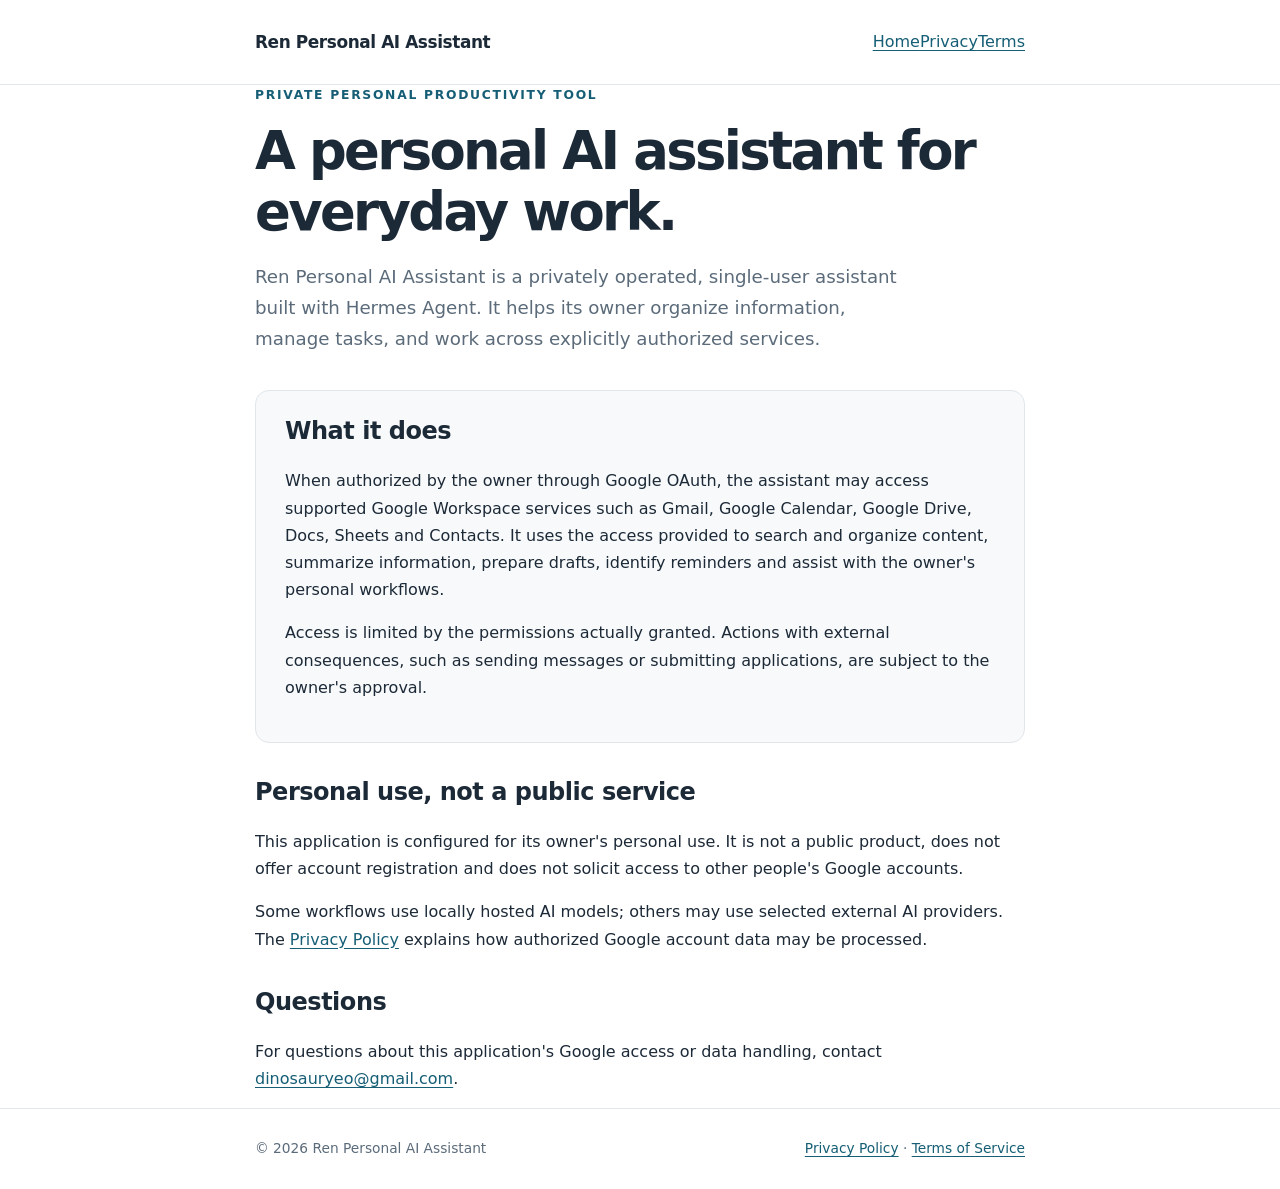
<file: index.html>
<!doctype html>
<html lang="en">
<head>
  <meta charset="utf-8">
  <meta name="viewport" content="width=device-width, initial-scale=1">
  <meta name="description" content="Information about Ren Personal AI Assistant, a private personal productivity and Google Workspace integration.">
  <title>Ren Personal AI Assistant</title>
  <link rel="stylesheet" href="style.css">
</head>
<body>
<header class="site-header"><div class="shell header-inner"><a class="brand" href="/">Ren Personal AI Assistant</a><nav aria-label="Primary navigation"><a href="/">Home</a><a href="/privacy.html">Privacy</a><a href="/terms.html">Terms</a></nav></div></header>
<main class="shell"><section class="hero"><div class="eyebrow">Private personal productivity tool</div><h1>A personal AI assistant for everyday work.</h1><p class="lead">Ren Personal AI Assistant is a privately operated, single-user assistant built with Hermes Agent. It helps its owner organize information, manage tasks, and work across explicitly authorized services.</p></section>
<section class="panel"><h2>What it does</h2><p>When authorized by the owner through Google OAuth, the assistant may access supported Google Workspace services such as Gmail, Google Calendar, Google Drive, Docs, Sheets and Contacts. It uses the access provided to search and organize content, summarize information, prepare drafts, identify reminders and assist with the owner's personal workflows.</p><p>Access is limited by the permissions actually granted. Actions with external consequences, such as sending messages or submitting applications, are subject to the owner's approval.</p></section>
<section><h2>Personal use, not a public service</h2><p>This application is configured for its owner's personal use. It is not a public product, does not offer account registration and does not solicit access to other people's Google accounts.</p><p>Some workflows use locally hosted AI models; others may use selected external AI providers. The <a href="/privacy.html">Privacy Policy</a> explains how authorized Google account data may be processed.</p></section>
<section><h2>Questions</h2><p>For questions about this application's Google access or data handling, contact <a href="mailto:dinosauryeo@gmail.com">dinosauryeo@gmail.com</a>.</p></section></main>
<footer class="site-footer"><div class="shell footer-inner"><span>© 2026 Ren Personal AI Assistant</span><span><a href="/privacy.html">Privacy Policy</a> · <a href="/terms.html">Terms of Service</a></span></div></footer>
</body></html>
</file>
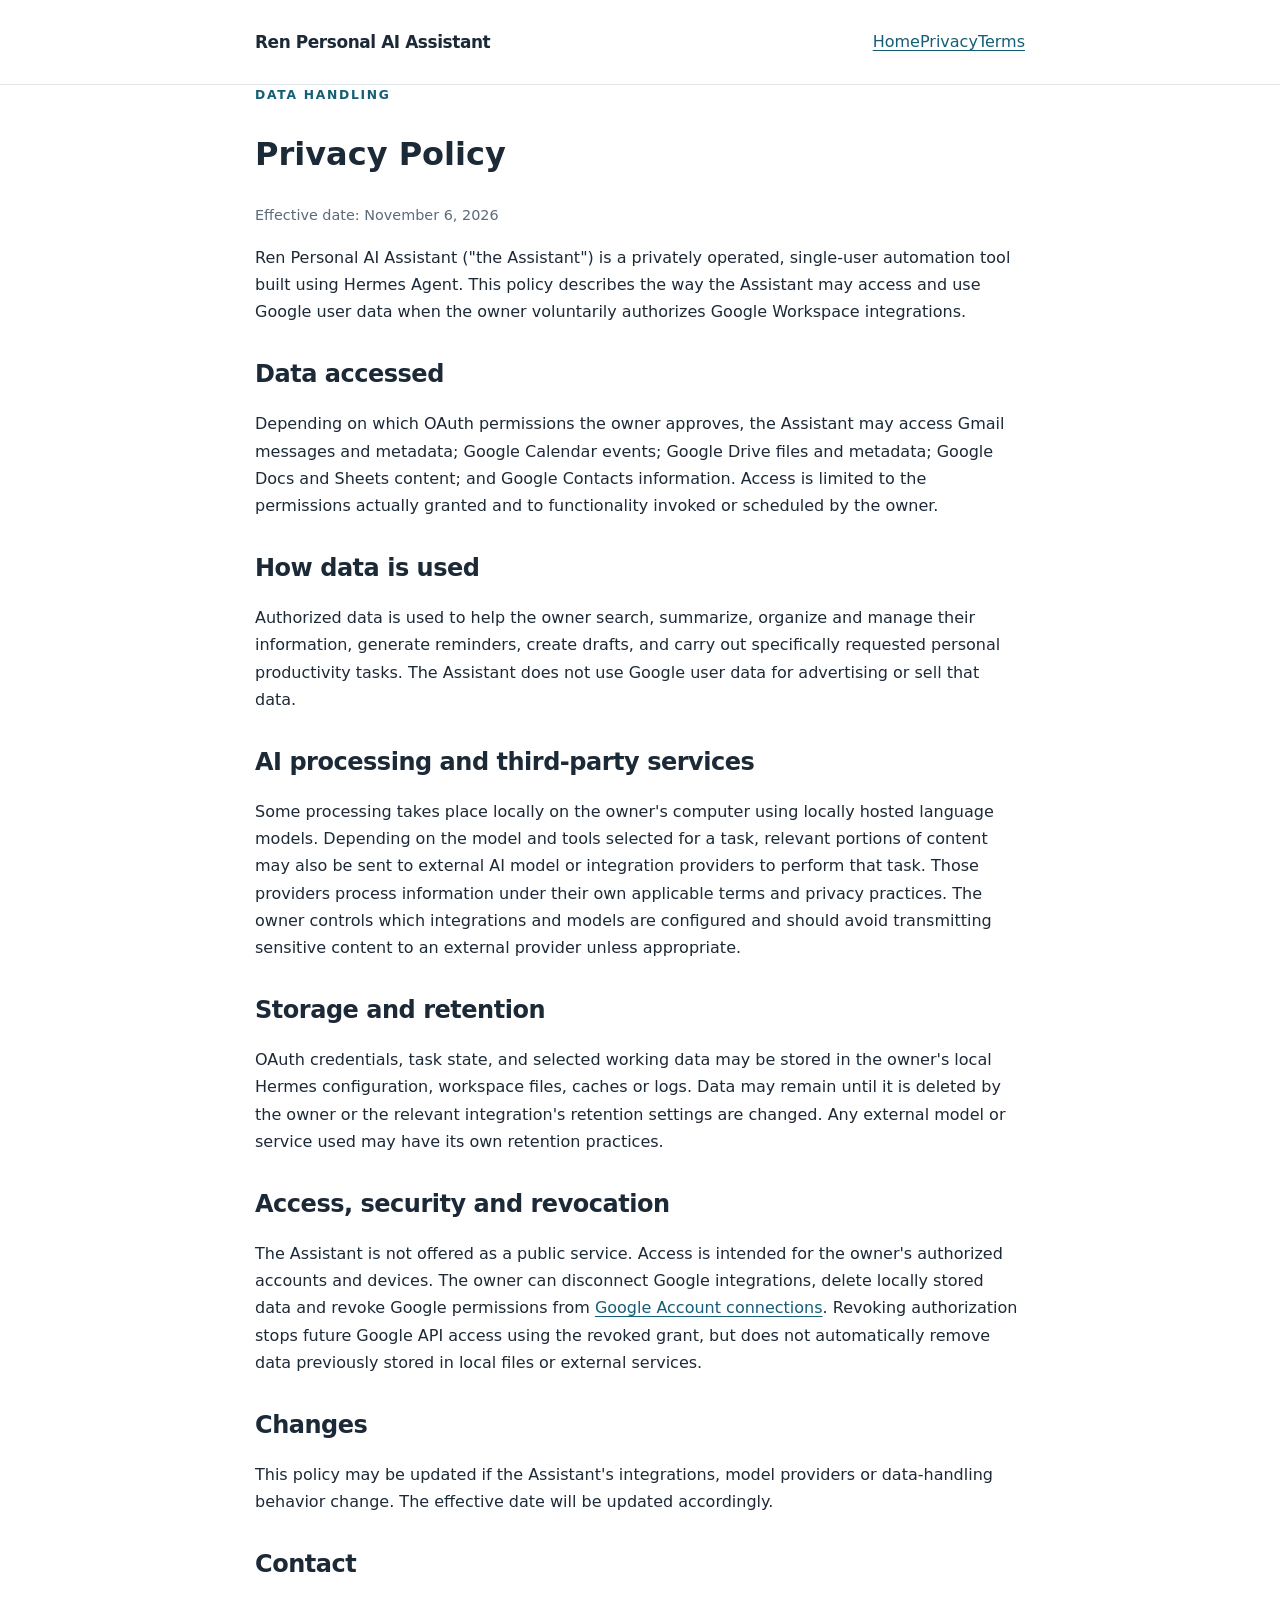
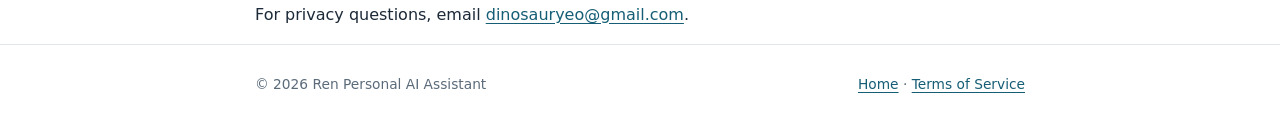
<file: privacy.html>
<!doctype html>
<html lang="en">
<head><meta charset="utf-8"><meta name="viewport" content="width=device-width, initial-scale=1"><meta name="description" content="Privacy Policy for Ren Personal AI Assistant."><title>Privacy Policy | Ren Personal AI Assistant</title><link rel="stylesheet" href="style.css"></head>
<body><header class="site-header"><div class="shell header-inner"><a class="brand" href="/">Ren Personal AI Assistant</a><nav aria-label="Primary navigation"><a href="/">Home</a><a href="/privacy.html">Privacy</a><a href="/terms.html">Terms</a></nav></div></header>
<main class="shell"><div class="eyebrow">Data handling</div><h1>Privacy Policy</h1><p class="meta">Effective date: November 6, 2026</p>
<p>Ren Personal AI Assistant ("the Assistant") is a privately operated, single-user automation tool built using Hermes Agent. This policy describes the way the Assistant may access and use Google user data when the owner voluntarily authorizes Google Workspace integrations.</p>
<h2>Data accessed</h2><p>Depending on which OAuth permissions the owner approves, the Assistant may access Gmail messages and metadata; Google Calendar events; Google Drive files and metadata; Google Docs and Sheets content; and Google Contacts information. Access is limited to the permissions actually granted and to functionality invoked or scheduled by the owner.</p>
<h2>How data is used</h2><p>Authorized data is used to help the owner search, summarize, organize and manage their information, generate reminders, create drafts, and carry out specifically requested personal productivity tasks. The Assistant does not use Google user data for advertising or sell that data.</p>
<h2>AI processing and third-party services</h2><p>Some processing takes place locally on the owner's computer using locally hosted language models. Depending on the model and tools selected for a task, relevant portions of content may also be sent to external AI model or integration providers to perform that task. Those providers process information under their own applicable terms and privacy practices. The owner controls which integrations and models are configured and should avoid transmitting sensitive content to an external provider unless appropriate.</p>
<h2>Storage and retention</h2><p>OAuth credentials, task state, and selected working data may be stored in the owner's local Hermes configuration, workspace files, caches or logs. Data may remain until it is deleted by the owner or the relevant integration's retention settings are changed. Any external model or service used may have its own retention practices.</p>
<h2>Access, security and revocation</h2><p>The Assistant is not offered as a public service. Access is intended for the owner's authorized accounts and devices. The owner can disconnect Google integrations, delete locally stored data and revoke Google permissions from <a href="https://myaccount.google.com/connections">Google Account connections</a>. Revoking authorization stops future Google API access using the revoked grant, but does not automatically remove data previously stored in local files or external services.</p>
<h2>Changes</h2><p>This policy may be updated if the Assistant's integrations, model providers or data-handling behavior change. The effective date will be updated accordingly.</p>
<h2>Contact</h2><p>For privacy questions, email <a href="mailto:dinosauryeo@gmail.com">dinosauryeo@gmail.com</a>.</p>
</main><footer class="site-footer"><div class="shell footer-inner"><span>© 2026 Ren Personal AI Assistant</span><span><a href="/">Home</a> · <a href="/terms.html">Terms of Service</a></span></div></footer></body></html>
</file>
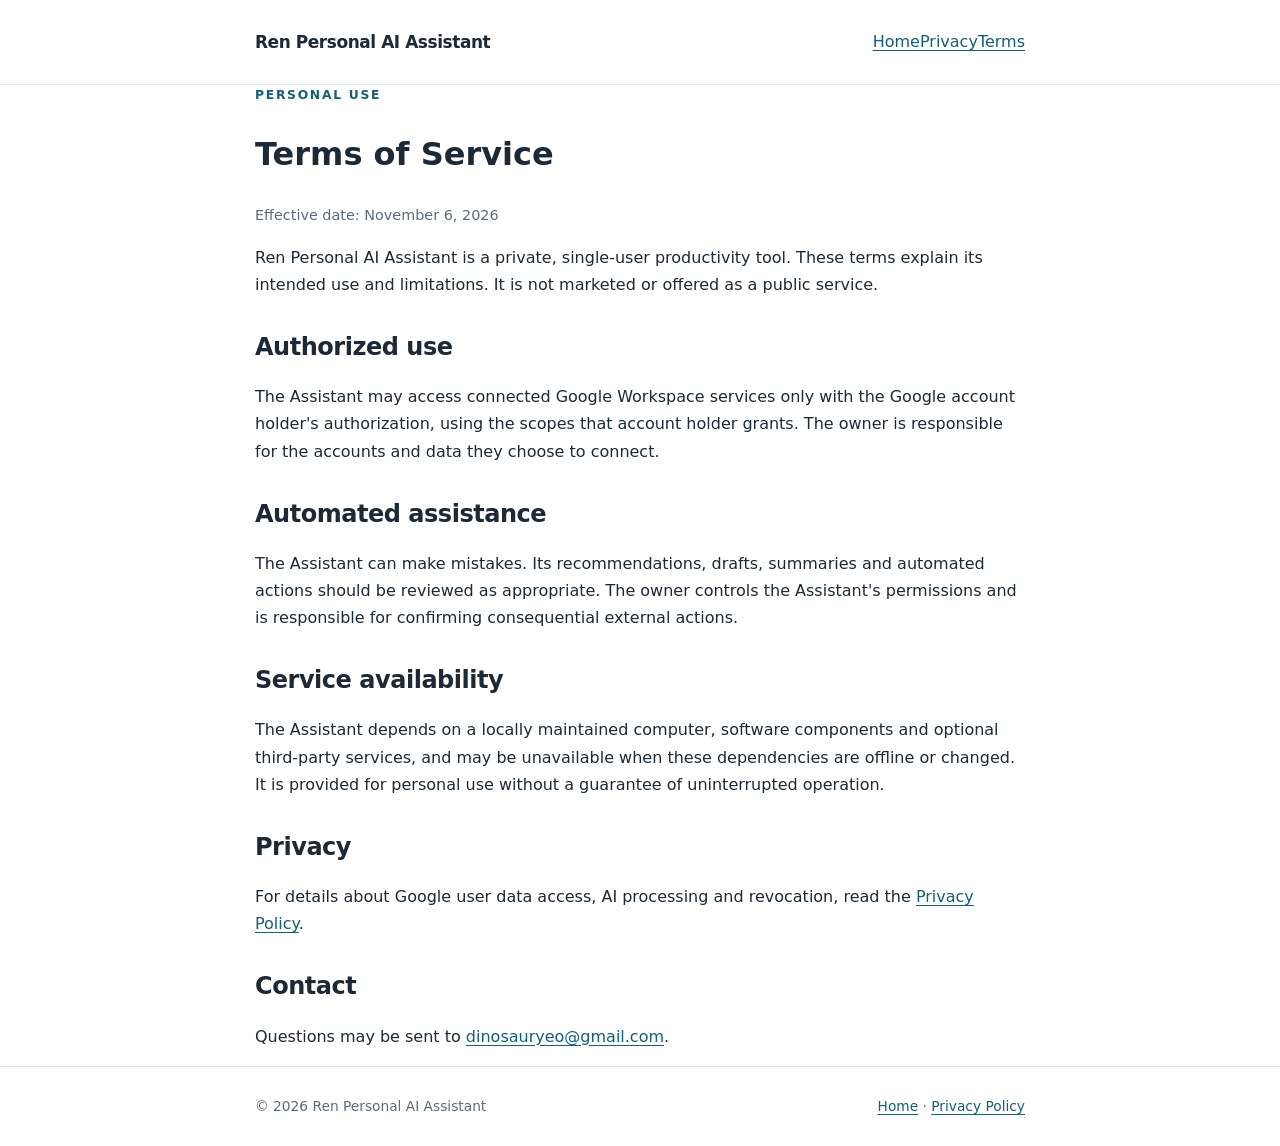
<file: terms.html>
<!doctype html>
<html lang="en">
<head><meta charset="utf-8"><meta name="viewport" content="width=device-width, initial-scale=1"><meta name="description" content="Terms of Service for Ren Personal AI Assistant."><title>Terms of Service | Ren Personal AI Assistant</title><link rel="stylesheet" href="style.css"></head>
<body><header class="site-header"><div class="shell header-inner"><a class="brand" href="/">Ren Personal AI Assistant</a><nav aria-label="Primary navigation"><a href="/">Home</a><a href="/privacy.html">Privacy</a><a href="/terms.html">Terms</a></nav></div></header>
<main class="shell"><div class="eyebrow">Personal use</div><h1>Terms of Service</h1><p class="meta">Effective date: November 6, 2026</p>
<p>Ren Personal AI Assistant is a private, single-user productivity tool. These terms explain its intended use and limitations. It is not marketed or offered as a public service.</p>
<h2>Authorized use</h2><p>The Assistant may access connected Google Workspace services only with the Google account holder's authorization, using the scopes that account holder grants. The owner is responsible for the accounts and data they choose to connect.</p>
<h2>Automated assistance</h2><p>The Assistant can make mistakes. Its recommendations, drafts, summaries and automated actions should be reviewed as appropriate. The owner controls the Assistant's permissions and is responsible for confirming consequential external actions.</p>
<h2>Service availability</h2><p>The Assistant depends on a locally maintained computer, software components and optional third-party services, and may be unavailable when these dependencies are offline or changed. It is provided for personal use without a guarantee of uninterrupted operation.</p>
<h2>Privacy</h2><p>For details about Google user data access, AI processing and revocation, read the <a href="/privacy.html">Privacy Policy</a>.</p>
<h2>Contact</h2><p>Questions may be sent to <a href="mailto:dinosauryeo@gmail.com">dinosauryeo@gmail.com</a>.</p>
</main><footer class="site-footer"><div class="shell footer-inner"><span>© 2026 Ren Personal AI Assistant</span><span><a href="/">Home</a> · <a href="/privacy.html">Privacy Policy</a></span></div></footer></body></html>
</file>
<file: style.css>
:root { color-scheme: light; --ink:#1c2937; --muted:#5b6b7a; --line:#e1e6eb; --accent:#155e75; --surface:#f7f9fa; }
*{box-sizing:border-box} body{margin:0;background:#fff;color:var(--ink);font-family:system-ui,-apple-system,BlinkMacSystemFont,"Segoe UI",sans-serif;line-height:1.7} a{color:var(--accent);text-underline-offset:3px} a:hover{text-decoration-thickness:2px}.shell{max-width:820px;margin:auto;padding:0 25px}.site-header{border-bottom:1px solid var(--line)}.header-inner{display:flex;gap:24px;justify-content:space-between;align-items:center;min-height:84px}.brand{font-weight:750;color:var(--ink);text-decoration:none;letter-spacing:-.025em;font-size:1.06rem}.nav{display:flex;gap:20px;flex-wrap:wrap;font-size:.9rem}main{padding-top:65px;padding-bottom:95px}.eyebrow{color:var(--accent);font-size:.77rem;text-transform:uppercase;font-weight:750;letter-spacing:.14em}.hero h1{font-size:clamp(2.1rem,5vw,3.3rem);letter-spacing:-.05em;line-height:1.15;margin:15px 0 20px}.lead{font-size:1.14rem;color:var(--muted);max-width:660px}.panel{border:1px solid var(--line);border-radius:14px;padding:25px 29px;margin-top:35px;background:var(--surface)}.panel h2{margin-top:0} h2{margin-top:34px;letter-spacing:-.02em;line-height:1.3}h3{margin-top:28px}p,li{max-width:75ch}ul{padding-left:22px}.meta{color:var(--muted);font-size:.9rem}.site-footer{border-top:1px solid var(--line);padding:28px 0;color:var(--muted);font-size:.86rem}.footer-inner{display:flex;justify-content:space-between;gap:15px;flex-wrap:wrap} @media(max-width:560px){.header-inner{align-items:flex-start;flex-direction:column;justify-content:center;gap:6px;padding:16px 0}.nav{gap:14px}main{padding-top:40px}.panel{padding:20px}}
</file>
